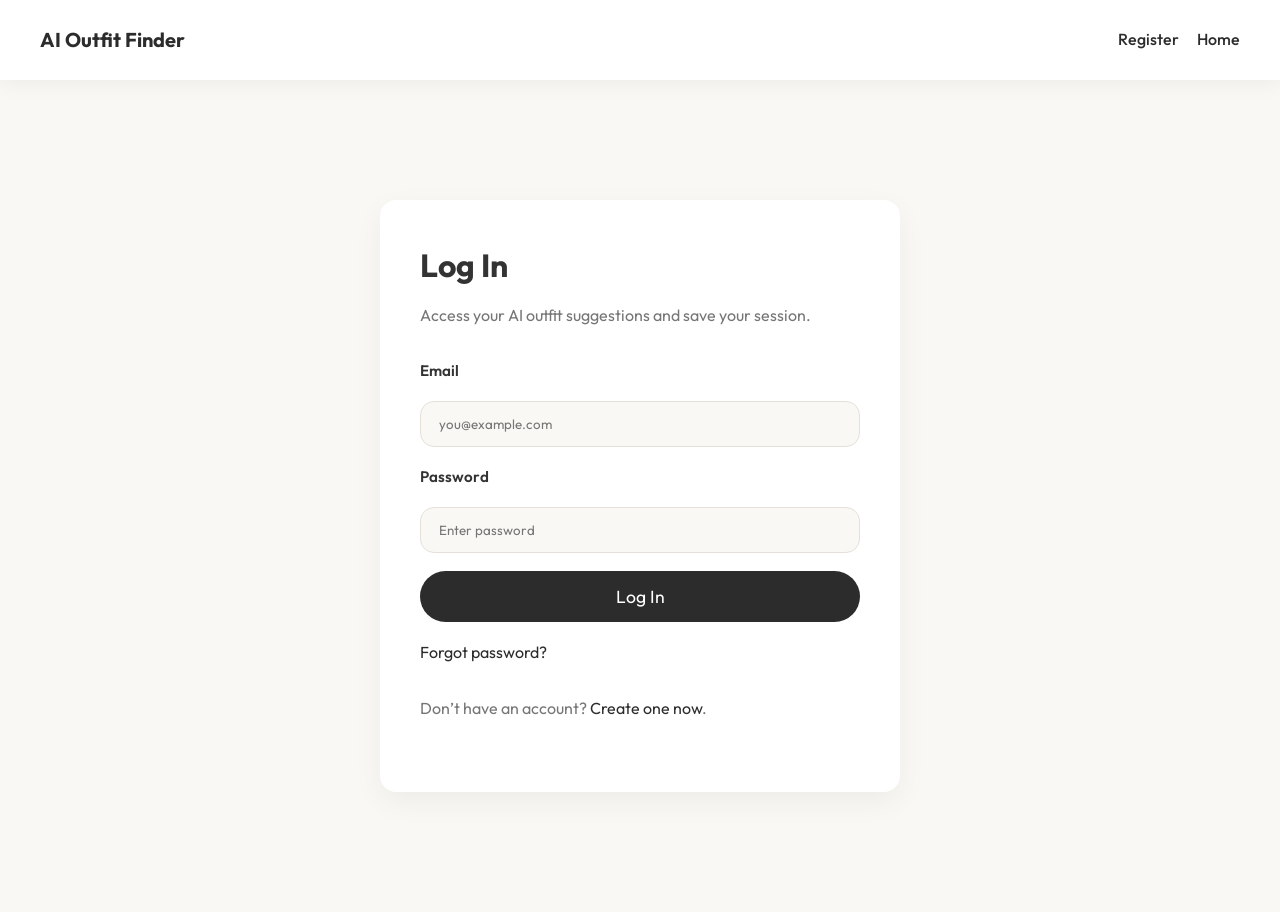
<file: frontend/login.html>
<!DOCTYPE html>
<html lang="en">
<head>
    <meta charset="UTF-8">
    <meta name="viewport" content="width=device-width, initial-scale=1.0">
    <title>Login | AI Outfit Finder</title>
    <link href="https://fonts.googleapis.com/css2?family=Outfit:wght@300;400;500;600;700&display=swap" rel="stylesheet">
    <link rel="stylesheet" href="style.css">
</head>
<body>
    <header>
        <nav class="nav-bar">
            <a class="nav-brand" href="index.html">AI Outfit Finder</a>
            <div class="nav-links">
                <a href="register.html">Register</a>
                <a href="index.html">Home</a>
            </div>
        </nav>
    </header>

    <main class="form-page">
        <div class="auth-card">
            <h1>Log In</h1>
            <p>Access your AI outfit suggestions and save your session.</p>

            <form id="loginForm" class="auth-form">
                <label for="email">Email</label>
                <input id="email" name="email" type="email" placeholder="you@example.com" required>

                <label for="password">Password</label>
                <input id="password" name="password" type="password" placeholder="Enter password" required>

                <button type="submit" class="primary-btn">Log In</button>
            </form>

            <div id="formError" class="error-message hidden"></div>
            <p class="auth-note"><a href="forgot-password.html">Forgot password?</a></p>
            <p class="auth-note">Don’t have an account? <a href="register.html">Create one now</a>.</p>
        </div>
    </main>

    <script src="app-utils.js"></script>
    <script src="login.js"></script>
</body>
</html>
</file>
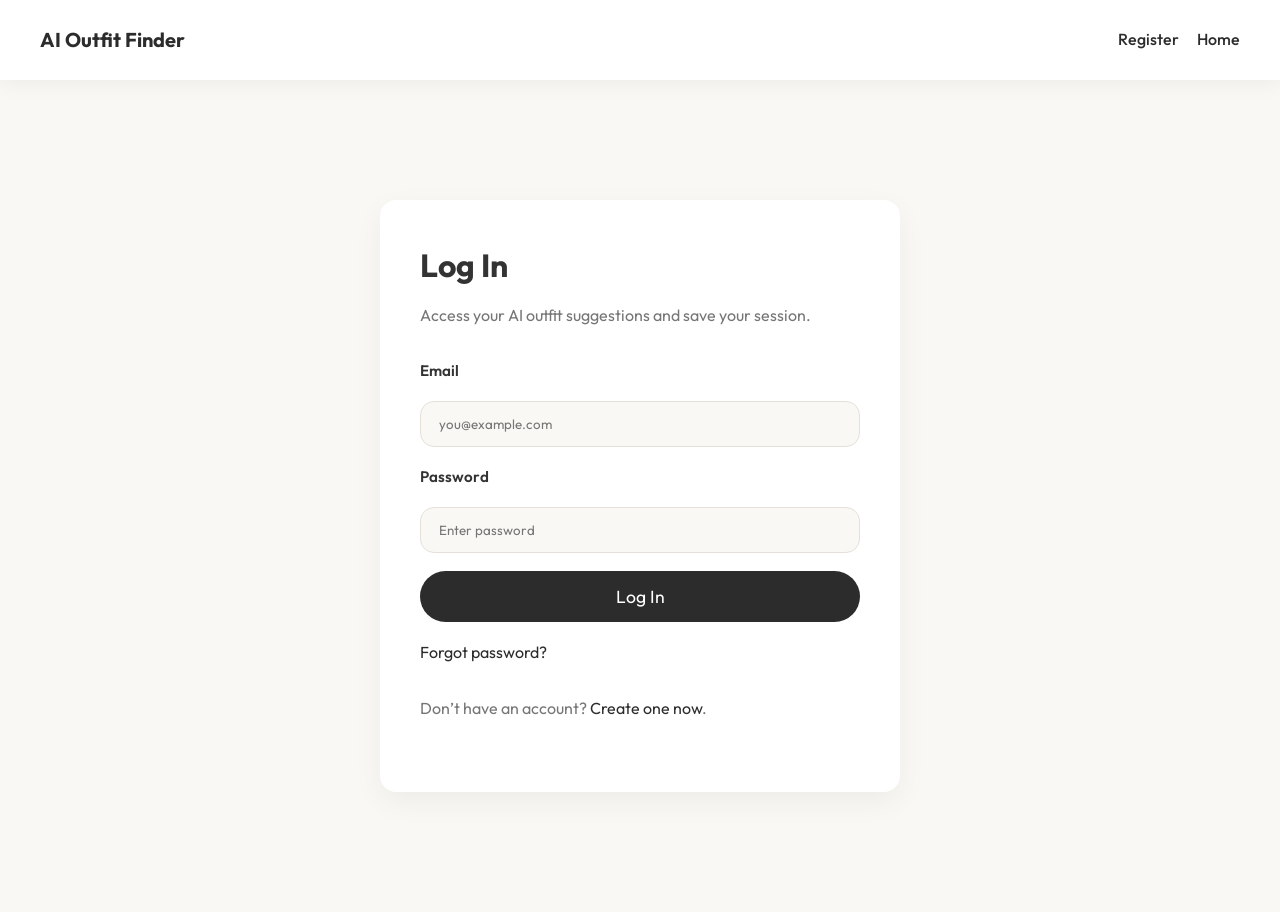
<file: frontend/profile.html>
<!DOCTYPE html>
<html lang="en">
<head>
    <meta charset="UTF-8">
    <meta name="viewport" content="width=device-width, initial-scale=1.0">
    <title>Profile | AI Outfit Finder</title>
    <link href="https://fonts.googleapis.com/css2?family=Outfit:wght@300;400;500;600;700&display=swap" rel="stylesheet">
    <link rel="stylesheet" href="style.css">
</head>
<body>
    <header>
        <nav class="nav-bar">
            <a class="nav-brand" href="index.html">AI Outfit Finder</a>
            <div class="nav-links" id="navLinks">
                <a href="login.html">Login</a>
                <a href="register.html">Register</a>
            </div>
            <div class="nav-user hidden" id="navUser">
                <button id="profileBtn" class="profile-btn" title="Open profile">
                    <span id="profileInitial"></span>
                </button>
                <button id="logoutBtn" class="secondary-btn">Logout</button>
            </div>
        </nav>
    </header>

    <main class="form-page">
        <div class="profile-card">
            <h1>Your Profile</h1>
            <p>Update your email or password using the form below.</p>

            <form id="profileForm" class="auth-form">
                <div class="field-group">
                    <label for="username">Username</label>
                    <input id="username" name="username" type="text" disabled>
                </div>
                <div class="field-group">
                    <label for="email">Email</label>
                    <input id="email" name="email" type="email" placeholder="you@example.com">
                </div>
                <div class="field-group">
                    <label for="password">New Password</label>
                    <input id="password" name="password" type="password" placeholder="Leave blank to keep current password">
                </div>
                <div class="button-row">
                    <button type="submit" class="primary-btn">Save Changes</button>
                    <button type="button" id="cancelBtn" class="secondary-btn">Cancel</button>
                </div>
            </form>

            <div id="profileError" class="error-message hidden"></div>
            <div id="profileSuccess" class="success-message hidden"></div>

            <section class="wardrobe-section" aria-labelledby="wardrobeHeading">
                <div class="wardrobe-header">
                    <div>
                        <h2 id="wardrobeHeading">My Wardrobe</h2>
                        <p>Manage the clothes you have uploaded.</p>
                    </div>
                    <div class="wardrobe-actions">
                        <button type="button" id="viewWardrobeBtn" class="secondary-btn">View Wardrobe</button>
                        <button type="button" id="addClothesBtn" class="primary-btn">Add Clothes</button>
                    </div>
                </div>

                <div id="wardrobeStatus" class="wardrobe-status" aria-live="polite"></div>
                <div id="wardrobeGrid" class="wardrobe-grid"></div>
            </section>
        </div>
    </main>

    <div id="wardrobeModal" class="modal hidden" role="dialog" aria-modal="true" aria-labelledby="wardrobeModalTitle">
        <div class="modal-content">
            <div class="modal-header">
                <h3 id="wardrobeModalTitle">Add Clothes</h3>
                <button type="button" id="closeModalBtn" class="icon-btn">✕</button>
            </div>

            <div class="modal-body">
                <div class="upload-options">
                    <label class="upload-option">
                        <input type="file" id="deviceFileInput" accept="image/jpeg,image/png,image/webp" capture="environment" hidden>
                        <span>Choose from device</span>
                    </label>
                    <button type="button" id="takePhotoBtn" class="secondary-btn">Take photo</button>
                </div>

                <div id="cameraContainer" class="camera-container hidden">
                    <video id="cameraPreview" autoplay playsinline muted></video>
                    <canvas id="cameraCanvas" hidden></canvas>
                    <div class="camera-actions">
                        <button type="button" id="capturePhotoBtn" class="primary-btn">Capture</button>
                        <button type="button" id="cancelCameraBtn" class="secondary-btn">Cancel</button>
                    </div>
                </div>

                <div id="uploadPreview" class="upload-preview hidden">
                    <img id="uploadPreviewImage" alt="Selected preview">
                    <div class="upload-preview-actions">
                        <button type="button" id="replaceImageBtn" class="secondary-btn">Replace</button>
                        <button type="button" id="clearImageBtn" class="secondary-btn">Remove</button>
                    </div>
                </div>

                <div class="field-group">
                    <label for="wardrobeCategory">Category</label>
                    <input id="wardrobeCategory" type="text" placeholder="e.g. Jacket">
                </div>
                <div class="field-group">
                    <label for="wardrobeColor">Color</label>
                    <input id="wardrobeColor" type="text" placeholder="e.g. Navy">
                </div>
                <div class="field-group">
                    <label for="wardrobeNotes">Notes</label>
                    <textarea id="wardrobeNotes" rows="3" placeholder="Optional notes"></textarea>
                </div>

                <div id="uploadError" class="error-message hidden"></div>
                <div id="uploadSuccess" class="success-message hidden"></div>
            </div>

            <div class="modal-footer">
                <button type="button" id="cancelUploadBtn" class="secondary-btn">Cancel</button>
                <button type="button" id="uploadWardrobeBtn" class="primary-btn">Upload</button>
            </div>
        </div>
    </div>

    <div id="imageViewerModal" class="modal hidden" role="dialog" aria-modal="true" aria-labelledby="imageViewerTitle">
        <div class="modal-content image-viewer">
            <div class="modal-header">
                <h3 id="imageViewerTitle">Wardrobe Item</h3>
                <button type="button" id="closeViewerBtn" class="icon-btn">✕</button>
            </div>
            <div class="modal-body">
                <img id="imageViewer" alt="Wardrobe item preview">
            </div>
        </div>
    </div>

    <script src="app-utils.js"></script>
    <script src="profile.js"></script>
</body>
</html>
</file>
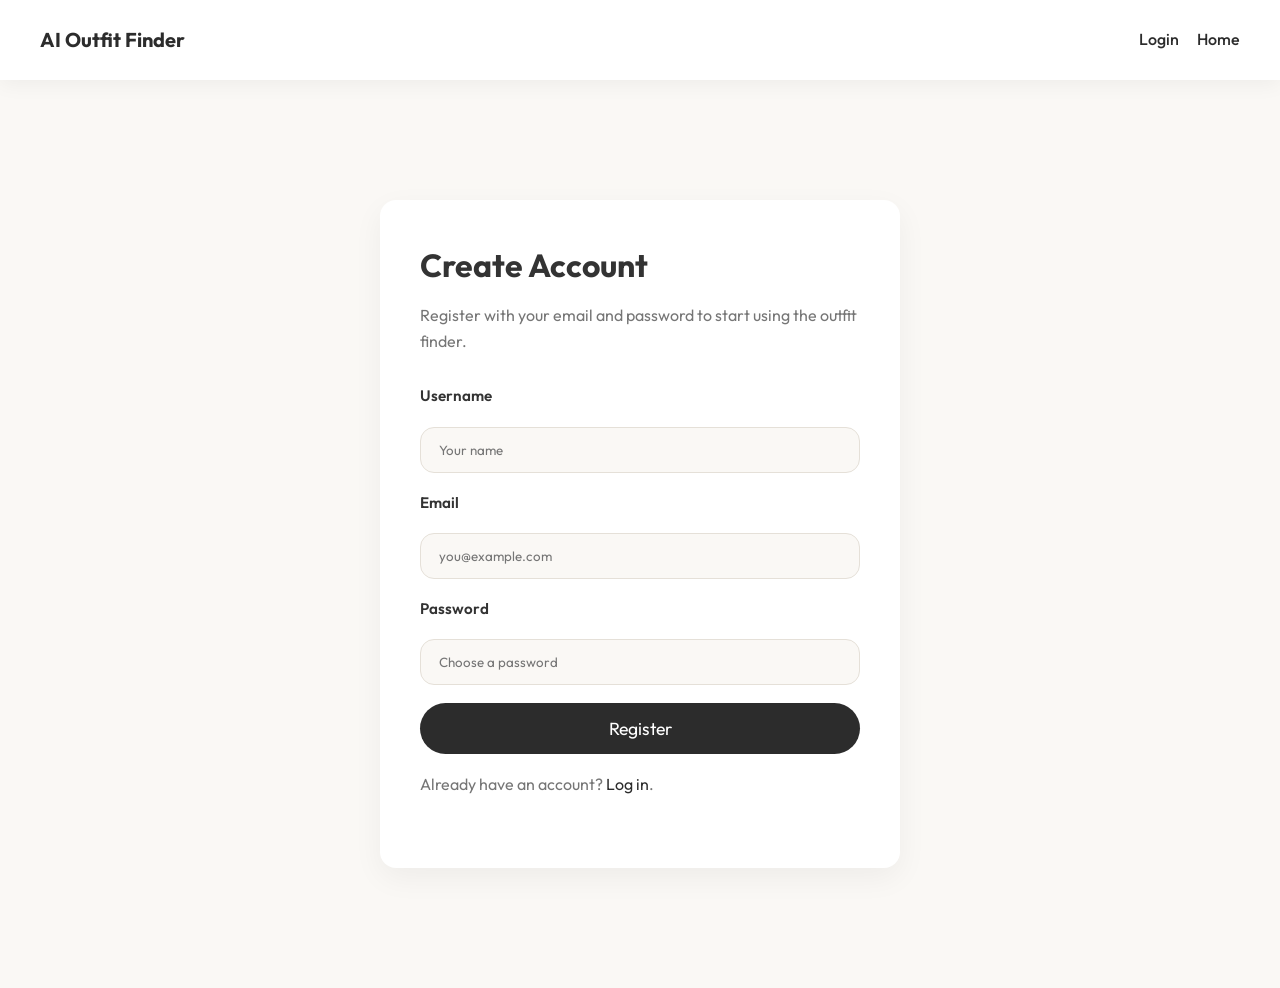
<file: frontend/register.html>
<!DOCTYPE html>
<html lang="en">
<head>
    <meta charset="UTF-8">
    <meta name="viewport" content="width=device-width, initial-scale=1.0">
    <title>Register | AI Outfit Finder</title>
    <link href="https://fonts.googleapis.com/css2?family=Outfit:wght@300;400;500;600;700&display=swap" rel="stylesheet">
    <link rel="stylesheet" href="style.css">
</head>
<body>
    <header>
        <nav class="nav-bar">
            <a class="nav-brand" href="index.html">AI Outfit Finder</a>
            <div class="nav-links">
                <a href="login.html">Login</a>
                <a href="index.html">Home</a>
            </div>
        </nav>
    </header>

    <main class="form-page">
        <div class="auth-card">
            <h1>Create Account</h1>
            <p>Register with your email and password to start using the outfit finder.</p>

            <form id="registerForm" class="auth-form">
                <label for="username">Username</label>
                <input id="username" name="username" type="text" placeholder="Your name" required>

                <label for="email">Email</label>
                <input id="email" name="email" type="email" placeholder="you@example.com" required>

                <label for="password">Password</label>
                <input id="password" name="password" type="password" placeholder="Choose a password" required>

                <button type="submit" class="primary-btn">Register</button>
            </form>

            <div id="formError" class="error-message hidden"></div>
            <p class="auth-note">Already have an account? <a href="login.html">Log in</a>.</p>
        </div>
    </main>

    <script src="app-utils.js"></script>
    <script src="register.js"></script>
</body>
</html>
</file>
<file: frontend/style.css>
:root {
    --primary-color: #2c2c2c;
    --accent-color: #d4af37;
    --bg-color: #faf8f5;
    --card-bg: #ffffff;
    --text-main: #333333;
    --text-muted: #767676;
    --border-color: #e5e0d8;
    --error-color: #d9534f;
    --radius: 16px;
    --transition: all 0.3s ease;
    --shadow: 0 10px 30px rgba(0, 0, 0, 0.05);
}

* {
    margin: 0;
    padding: 0;
    box-sizing: border-box;
    font-family: 'Outfit', sans-serif;
}

body {
    background-color: var(--bg-color);
    color: var(--text-main);
    line-height: 1.6;
}

.hidden {
    display: none !important;
}

/* HERO SECTION */
.hero {
    height: 100vh;
    display: flex;
    align-items: center;
    justify-content: center;
    text-align: center;
    background: linear-gradient(135deg, #faf8f5 0%, #f0ebe1 100%);
    padding: 20px;
}

.hero-content {
    max-width: 800px;
}

.hero h1 {
    font-size: 4rem;
    margin-bottom: 20px;
}

.hero p {
    font-size: 1.5rem;
    color: var(--text-muted);
    margin-bottom: 40px;
}

/* BUTTONS */
.primary-btn {
    background-color: var(--primary-color);
    color: white;
    border: none;
    padding: 14px 32px;
    border-radius: 30px;
    font-size: 1.1rem;
    cursor: pointer;
    transition: var(--transition);
}

.primary-btn:hover {
    background-color: #1a1a1a;
    transform: translateY(-2px);
}

.primary-btn:disabled {
    background-color: #ccc;
    cursor: not-allowed;
}

.secondary-btn {
    background: transparent;
    border: 2px solid var(--primary-color);
    padding: 12px 28px;
    border-radius: 30px;
    cursor: pointer;
}

.secondary-btn:hover {
    background: var(--primary-color);
    color: white;
}

/* GENERATOR SECTION */
.generator {
    padding: 100px 0;
    background: var(--card-bg);
}

.generator h2 {
    text-align: center;
    font-size: 2.5rem;
    margin-bottom: 40px;
}

/* UPLOAD BOX */
.upload-container {
    max-width: 600px;
    margin: 0 auto 40px;
    border: 2px dashed var(--border-color);
    border-radius: var(--radius);
    background: var(--bg-color);
    cursor: pointer;
    transition: var(--transition);
}

.upload-placeholder {
    padding: 60px 20px;
    text-align: center;
}

.preview-container {
    position: relative;
    background: #f5f5f5;
    padding: 20px;
}

.preview-container img {
    width: 100%;
    max-height: 400px;
    object-fit: contain;
}

.icon-btn {
    position: absolute;
    top: 10px;
    right: 10px;
}

/* CONTROLS */
.controls-container {
    max-width: 600px;
    margin: 0 auto;
    display: flex;
    flex-direction: column;
    gap: 20px;
}

.input-group label {
    font-size: 1.1rem;
    font-weight: 500;
}

select, input[type="text"] {
    width: 100%;
    padding: 14px 20px;
    border: 1px solid var(--border-color);
    border-radius: var(--radius);
    background: var(--bg-color);
}

/* ERROR */
.error-message {
    max-width: 600px;
    margin: 20px auto;
    padding: 16px;
    background: rgba(217, 83, 79, 0.1);
    color: var(--error-color);
    border-radius: var(--radius);
    text-align: center;
}

/* RESULTS */
.results {
    padding: 80px 0;
}

.detected-tags {
    text-align: center;
    margin-bottom: 40px;
}

.tags-container {
    display: flex;
    justify-content: center;
    gap: 15px;
}

.tag {
    background: var(--card-bg);
    padding: 8px 20px;
    border-radius: 20px;
    border: 1px solid var(--border-color);
}

/* RESULTS GRID */
.results-grid {
    display: grid;
    grid-template-columns: repeat(auto-fit, minmax(320px, 1fr));
    gap: 30px;
    margin-bottom: 40px;
}

/* CARD STYLES */
.card {
    background: var(--card-bg);
    border-radius: var(--radius);
    padding: 30px;
    box-shadow: var(--shadow);
    transition: var(--transition);
    animation: slideUp 0.5s ease-out forwards;
    opacity: 0;
}

.card:hover {
    transform: translateY(-5px);
    box-shadow: 0 15px 40px rgba(0, 0, 0, 0.1);
}

.card-content {
    display: flex;
    flex-direction: column;
    height: 100%;
}

.card-title {
    font-size: 1.3rem;
    font-weight: 600;
    margin-bottom: 12px;
    color: var(--primary-color);
}

.card-tip {
    font-size: 0.95rem;
    color: var(--text-muted);
    margin-bottom: 16px;
}

.card-footer {
    display: flex;
    justify-content: space-between;
    align-items: center;
    margin-bottom: 16px;
}

.card-score {
    background: var(--accent-color);
    color: var(--primary-color);
    padding: 6px 14px;
    border-radius: 20px;
    font-weight: 600;
    font-size: 0.9rem;
}

.card-occasion {
    background: var(--primary-color);
    color: white;
    padding: 6px 14px;
    border-radius: 20px;
    font-weight: 600;
    font-size: 0.9rem;
}

.card-reason {
    font-size: 0.9rem;
    color: var(--text-main);
    margin-bottom: 16px;
    line-height: 1.5;
}

.card-items {
    list-style: none;
    padding: 0;
}

.card-items li {
    padding: 8px 0;
    border-bottom: 1px solid var(--border-color);
    font-size: 0.95rem;
    color: var(--text-muted);
}

.card-items li:last-child {
    border-bottom: none;
}

/* ANIMATION */
@keyframes slideUp {
    from {
        opacity: 0;
        transform: translateY(20px);
    }
    to {
        opacity: 1;
        transform: translateY(0);
    }
}

/* WARDROBE UI */
.wardrobe-section {
    margin-top: 32px;
    padding-top: 24px;
    border-top: 1px solid var(--border-color);
}

.wardrobe-header {
    display: flex;
    justify-content: space-between;
    align-items: center;
    gap: 16px;
    margin-bottom: 16px;
    flex-wrap: wrap;
}

.wardrobe-actions {
    display: flex;
    gap: 10px;
    flex-wrap: wrap;
}

.wardrobe-status {
    color: var(--text-muted);
    margin-bottom: 16px;
}

.wardrobe-grid {
    display: grid;
    grid-template-columns: repeat(auto-fit, minmax(220px, 1fr));
    gap: 18px;
}

.wardrobe-card {
    background: var(--bg-color);
    border: 1px solid var(--border-color);
    border-radius: var(--radius);
    overflow: hidden;
    box-shadow: var(--shadow);
}

.wardrobe-thumb {
    width: 100%;
    height: 220px;
    object-fit: cover;
    display: block;
    background: #f1eee8;
}

.wardrobe-card-content {
    padding: 16px;
    display: grid;
    gap: 10px;
}

.wardrobe-meta {
    color: var(--text-muted);
    font-size: 0.95rem;
}

.wardrobe-actions-row {
    display: flex;
    gap: 10px;
    flex-wrap: wrap;
}

.wardrobe-action {
    padding: 10px 16px;
}

.wardrobe-action.danger {
    border-color: var(--error-color);
    color: var(--error-color);
}

.wardrobe-action.danger:hover {
    background: var(--error-color);
    color: white;
}

.modal {
    position: fixed;
    inset: 0;
    background: rgba(0, 0, 0, 0.6);
    display: flex;
    align-items: center;
    justify-content: center;
    padding: 20px;
    z-index: 50;
}

.modal-content {
    width: min(560px, 100%);
    background: white;
    border-radius: var(--radius);
    padding: 24px;
    box-shadow: var(--shadow);
    max-height: 90vh;
    overflow: auto;
}

.image-viewer {
    width: min(900px, 100%);
}

.modal-header {
    display: flex;
    justify-content: space-between;
    align-items: center;
    margin-bottom: 16px;
}

.modal-body {
    display: grid;
    gap: 16px;
}

.modal-footer {
    display: flex;
    justify-content: flex-end;
    gap: 10px;
    margin-top: 18px;
}

.icon-btn {
    border: none;
    background: transparent;
    font-size: 1.2rem;
    cursor: pointer;
}

.upload-options {
    display: flex;
    gap: 10px;
    flex-wrap: wrap;
}

.upload-option {
    display: inline-flex;
    align-items: center;
    justify-content: center;
    border: 1px dashed var(--border-color);
    border-radius: 999px;
    padding: 12px 18px;
    cursor: pointer;
}

.camera-container {
    display: grid;
    gap: 12px;
}

.camera-container video {
    width: 100%;
    border-radius: var(--radius);
    background: #000;
}

.camera-actions {
    display: flex;
    gap: 10px;
    flex-wrap: wrap;
}

.upload-preview {
    display: grid;
    gap: 12px;
}

.upload-preview img {
    width: 100%;
    max-height: 320px;
    object-fit: contain;
    border-radius: var(--radius);
    background: #f3efe9;
}

.upload-preview-actions {
    display: flex;
    gap: 10px;
    flex-wrap: wrap;
}

textarea {
    width: 100%;
    padding: 14px 18px;
    border-radius: 14px;
    border: 1px solid var(--border-color);
    background: var(--bg-color);
    resize: vertical;
}

.image-viewer img {
    width: 100%;
    max-height: 70vh;
    object-fit: contain;
    border-radius: var(--radius);
}

/* NAVIGATION */
.nav-bar {
    display: flex;
    justify-content: space-between;
    align-items: center;
    padding: 24px 40px;
    background: rgba(255, 255, 255, 0.92);
    position: sticky;
    top: 0;
    z-index: 10;
    box-shadow: 0 4px 20px rgba(0, 0, 0, 0.05);
}

.nav-brand {
    color: var(--primary-color);
    font-size: 1.25rem;
    text-decoration: none;
    font-weight: 700;
}

.nav-links,
.nav-user {
    display: flex;
    gap: 18px;
    align-items: center;
}

.nav-links a,
.nav-user button {
    color: var(--primary-color);
    text-decoration: none;
    font-weight: 500;
}

.nav-links a:hover,
.nav-user button:hover {
    color: var(--accent-color);
}

.nav-user button {
    border: 1px solid var(--primary-color);
    background: transparent;
    padding: 10px 18px;
    border-radius: 999px;
    cursor: pointer;
}

.profile-btn {
    width: 42px;
    height: 42px;
    border-radius: 50%;
    display: inline-flex;
    align-items: center;
    justify-content: center;
    background: var(--primary-color);
    color: white;
    border: none;
    font-weight: 700;
    font-size: 1rem;
    min-width: 42px;
    min-height: 42px;
    margin-right: 10px;
}

.profile-btn:hover {
    background: #1a1a1a;
}

.form-page {
    padding: 120px 20px;
    display: flex;
    justify-content: center;
    min-height: calc(100vh - 120px);
    background: var(--bg-color);
}

.success-message {
    max-width: 520px;
    margin: 14px auto 0;
    padding: 14px 18px;
    border-radius: 14px;
    background: rgba(52, 199, 89, 0.12);
    color: #1f6e3e;
    text-align: center;
}

.profile-card {
    max-width: 520px;
    margin: 40px auto;
    padding: 40px;
    background: var(--card-bg);
    border-radius: var(--radius);
    box-shadow: var(--shadow);
}

.profile-card h1 {
    margin-bottom: 12px;
}

.profile-card label {
    font-size: 0.95rem;
    font-weight: 600;
}

.profile-card input {
    width: 100%;
    padding: 14px 18px;
    border-radius: 14px;
    border: 1px solid var(--border-color);
    background: var(--bg-color);
}

.profile-card .field-group {
    display: grid;
    gap: 16px;
    margin-bottom: 22px;
}

.profile-card .button-row {
    display: flex;
    justify-content: flex-end;
    gap: 14px;
    flex-wrap: wrap;
}

.auth-card {
    width: min(520px, 100%);
    padding: 40px;
    background: var(--card-bg);
    border-radius: var(--radius);
    box-shadow: var(--shadow);
}

.auth-card h1 {
    margin-bottom: 12px;
}

.auth-card p {
    color: var(--text-muted);
    margin-bottom: 30px;
}

.auth-form {
    display: grid;
    gap: 18px;
}

.auth-form label {
    font-size: 0.95rem;
    font-weight: 600;
}

.auth-form input {
    width: 100%;
    padding: 14px 18px;
    border-radius: 14px;
    border: 1px solid var(--border-color);
    background: var(--bg-color);
}

.auth-note {
    margin-top: 18px;
    color: var(--text-muted);
}

.auth-note a {
    color: var(--primary-color);
    text-decoration: none;
}

.auth-note a:hover {
    text-decoration: underline;
}
</file>
